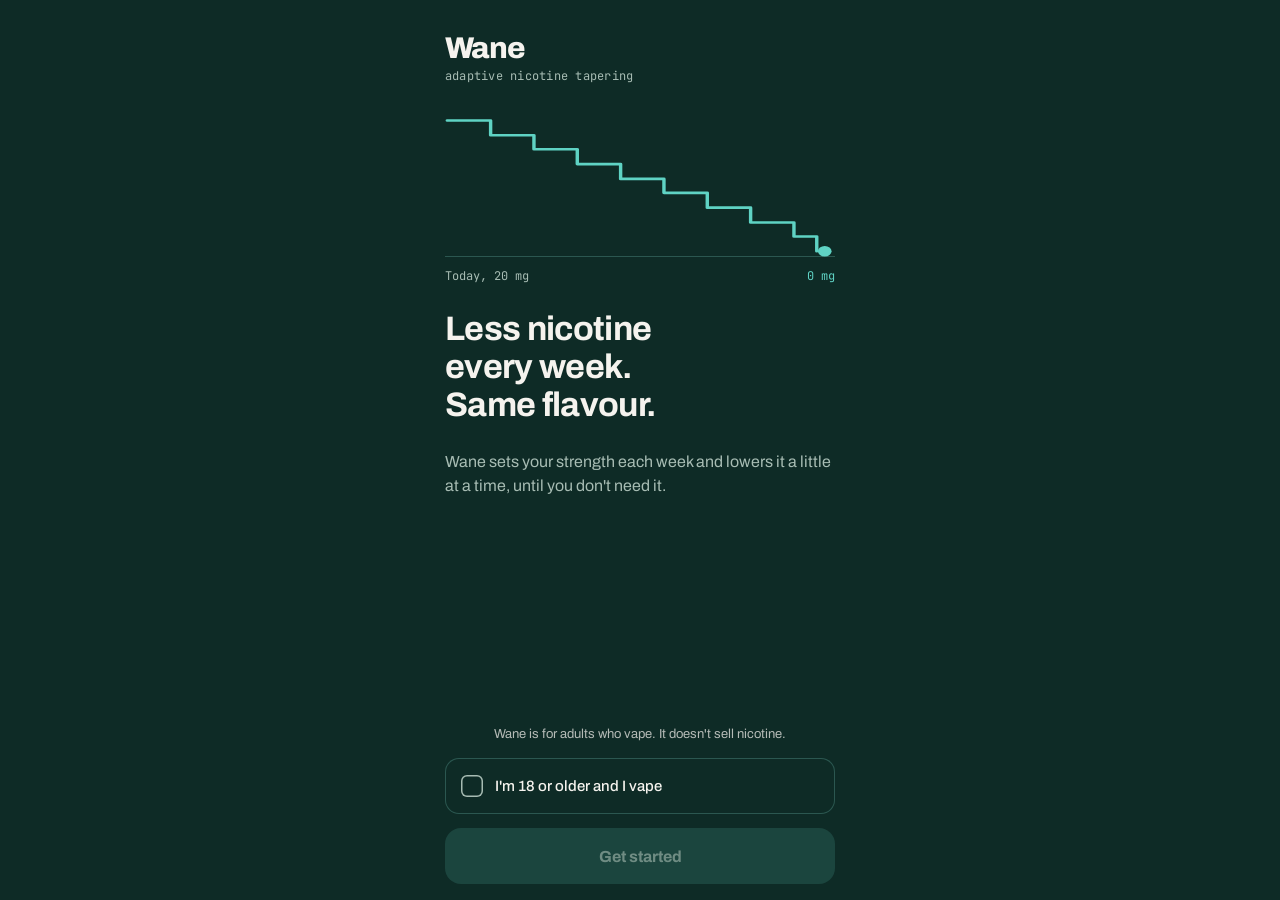
<file: app/index.html>
<!doctype html>
<html lang="en">
  <head>
    <meta charset="UTF-8" />
    <link rel="icon" type="image/svg+xml" href="./favicon.svg" />
    <link rel="manifest" href="./manifest.webmanifest" />
    <link rel="apple-touch-icon" href="./apple-touch-icon.png" />
    <meta name="description" content="Wane lowers your nicotine a little every week, from how you actually vape." />
    <meta name="viewport" content="width=device-width, initial-scale=1.0, viewport-fit=cover" />
    <meta name="theme-color" content="#0E2B26" />
    <meta name="apple-mobile-web-app-capable" content="yes" />
    <meta name="apple-mobile-web-app-status-bar-style" content="black-translucent" />
    <meta name="apple-mobile-web-app-title" content="Wane" />
    <!-- theme before first paint, so Light never flashes dark; iPhone reads the status bar style only at launch, so Light gets dark status bar text from the next launch -->
    <script>try{var c=localStorage.getItem('wane.theme'),t=c==='auto'?(matchMedia('(prefers-color-scheme: light)').matches?'light':'pine'):c;if(t==='light'||t==='night'){document.documentElement.dataset.theme=t;document.querySelector('meta[name="theme-color"]').content=t==='light'?'#eef3f0':'#0b0e0d'}if(t==='light')document.querySelector('meta[name="apple-mobile-web-app-status-bar-style"]').content='default'}catch(e){}</script>
    <title>Wane</title>
    <script type="module" crossorigin src="./assets/index-DzU0a_hb.js"></script>
    <link rel="stylesheet" crossorigin href="./assets/index-CUtDVJuO.css">
  </head>
  <body>
    <div id="root"></div>
  </body>
</html>
</file>
<file: app/assets/index-CUtDVJuO.css>
@font-face{font-family:Archivo;font-style:normal;font-display:swap;font-weight:400;src:url(./archivo-vietnamese-400-normal-BF4g3tCF.woff2)format("woff2"),url(./archivo-vietnamese-400-normal-FGOLYM1a.woff)format("woff");unicode-range:U+102-103,U+110-111,U+128-129,U+168-169,U+1A0-1A1,U+1AF-1B0,U+300-301,U+303-304,U+308-309,U+323,U+329,U+1EA0-1EF9,U+20AB}@font-face{font-family:Archivo;font-style:normal;font-display:swap;font-weight:400;src:url(./archivo-latin-ext-400-normal-B5tPZzqW.woff2)format("woff2"),url(./archivo-latin-ext-400-normal-DrmqtLj6.woff)format("woff");unicode-range:U+100-2BA,U+2BD-2C5,U+2C7-2CC,U+2CE-2D7,U+2DD-2FF,U+304,U+308,U+329,U+1D00-1DBF,U+1E00-1E9F,U+1EF2-1EFF,U+2020,U+20A0-20AB,U+20AD-20C0,U+2113,U+2C60-2C7F,U+A720-A7FF}@font-face{font-family:Archivo;font-style:normal;font-display:swap;font-weight:400;src:url(./archivo-latin-400-normal-C81ewxNO.woff2)format("woff2"),url(./archivo-latin-400-normal-Bl602Mgc.woff)format("woff");unicode-range:U+??,U+131,U+152-153,U+2BB-2BC,U+2C6,U+2DA,U+2DC,U+304,U+308,U+329,U+2000-206F,U+20AC,U+2122,U+2191,U+2193,U+2212,U+2215,U+FEFF,U+FFFD}@font-face{font-family:Archivo;font-style:normal;font-display:swap;font-weight:500;src:url(./archivo-vietnamese-500-normal-k0drYPZA.woff2)format("woff2"),url(./archivo-vietnamese-500-normal-7W3lD2kQ.woff)format("woff");unicode-range:U+102-103,U+110-111,U+128-129,U+168-169,U+1A0-1A1,U+1AF-1B0,U+300-301,U+303-304,U+308-309,U+323,U+329,U+1EA0-1EF9,U+20AB}@font-face{font-family:Archivo;font-style:normal;font-display:swap;font-weight:500;src:url(./archivo-latin-ext-500-normal-RFhg4CpD.woff2)format("woff2"),url(./archivo-latin-ext-500-normal-D7mXw3Kz.woff)format("woff");unicode-range:U+100-2BA,U+2BD-2C5,U+2C7-2CC,U+2CE-2D7,U+2DD-2FF,U+304,U+308,U+329,U+1D00-1DBF,U+1E00-1E9F,U+1EF2-1EFF,U+2020,U+20A0-20AB,U+20AD-20C0,U+2113,U+2C60-2C7F,U+A720-A7FF}@font-face{font-family:Archivo;font-style:normal;font-display:swap;font-weight:500;src:url(./archivo-latin-500-normal-CGugC8dq.woff2)format("woff2"),url(./archivo-latin-500-normal-pkzA7jw9.woff)format("woff");unicode-range:U+??,U+131,U+152-153,U+2BB-2BC,U+2C6,U+2DA,U+2DC,U+304,U+308,U+329,U+2000-206F,U+20AC,U+2122,U+2191,U+2193,U+2212,U+2215,U+FEFF,U+FFFD}@font-face{font-family:Archivo;font-style:normal;font-display:swap;font-weight:600;src:url(./archivo-vietnamese-600-normal-anCjMumA.woff2)format("woff2"),url(./archivo-vietnamese-600-normal-C8xBVdfP.woff)format("woff");unicode-range:U+102-103,U+110-111,U+128-129,U+168-169,U+1A0-1A1,U+1AF-1B0,U+300-301,U+303-304,U+308-309,U+323,U+329,U+1EA0-1EF9,U+20AB}@font-face{font-family:Archivo;font-style:normal;font-display:swap;font-weight:600;src:url(./archivo-latin-ext-600-normal-Dm61iqcg.woff2)format("woff2"),url(./archivo-latin-ext-600-normal-D7uErJuz.woff)format("woff");unicode-range:U+100-2BA,U+2BD-2C5,U+2C7-2CC,U+2CE-2D7,U+2DD-2FF,U+304,U+308,U+329,U+1D00-1DBF,U+1E00-1E9F,U+1EF2-1EFF,U+2020,U+20A0-20AB,U+20AD-20C0,U+2113,U+2C60-2C7F,U+A720-A7FF}@font-face{font-family:Archivo;font-style:normal;font-display:swap;font-weight:600;src:url(./archivo-latin-600-normal-3BBy0ZsW.woff2)format("woff2"),url(./archivo-latin-600-normal-DwYieO8P.woff)format("woff");unicode-range:U+??,U+131,U+152-153,U+2BB-2BC,U+2C6,U+2DA,U+2DC,U+304,U+308,U+329,U+2000-206F,U+20AC,U+2122,U+2191,U+2193,U+2212,U+2215,U+FEFF,U+FFFD}@font-face{font-family:Archivo;font-style:normal;font-display:swap;font-weight:700;src:url(./archivo-vietnamese-700-normal-nuAQAQa7.woff2)format("woff2"),url(./archivo-vietnamese-700-normal-Bz2vkKqq.woff)format("woff");unicode-range:U+102-103,U+110-111,U+128-129,U+168-169,U+1A0-1A1,U+1AF-1B0,U+300-301,U+303-304,U+308-309,U+323,U+329,U+1EA0-1EF9,U+20AB}@font-face{font-family:Archivo;font-style:normal;font-display:swap;font-weight:700;src:url(./archivo-latin-ext-700-normal-DD_nkw6b.woff2)format("woff2"),url(./archivo-latin-ext-700-normal-CgyfnKjw.woff)format("woff");unicode-range:U+100-2BA,U+2BD-2C5,U+2C7-2CC,U+2CE-2D7,U+2DD-2FF,U+304,U+308,U+329,U+1D00-1DBF,U+1E00-1E9F,U+1EF2-1EFF,U+2020,U+20A0-20AB,U+20AD-20C0,U+2113,U+2C60-2C7F,U+A720-A7FF}@font-face{font-family:Archivo;font-style:normal;font-display:swap;font-weight:700;src:url(./archivo-latin-700-normal-D9cHMWGj.woff2)format("woff2"),url(./archivo-latin-700-normal-lT5TFe7H.woff)format("woff");unicode-range:U+??,U+131,U+152-153,U+2BB-2BC,U+2C6,U+2DA,U+2DC,U+304,U+308,U+329,U+2000-206F,U+20AC,U+2122,U+2191,U+2193,U+2212,U+2215,U+FEFF,U+FFFD}@font-face{font-family:Archivo;font-style:normal;font-display:swap;font-weight:800;src:url(./archivo-vietnamese-800-normal-DHDgv4cm.woff2)format("woff2"),url(./archivo-vietnamese-800-normal-BKe5Z8rz.woff)format("woff");unicode-range:U+102-103,U+110-111,U+128-129,U+168-169,U+1A0-1A1,U+1AF-1B0,U+300-301,U+303-304,U+308-309,U+323,U+329,U+1EA0-1EF9,U+20AB}@font-face{font-family:Archivo;font-style:normal;font-display:swap;font-weight:800;src:url(./archivo-latin-ext-800-normal-BC6piDwP.woff2)format("woff2"),url(./archivo-latin-ext-800-normal-B9NTbsU1.woff)format("woff");unicode-range:U+100-2BA,U+2BD-2C5,U+2C7-2CC,U+2CE-2D7,U+2DD-2FF,U+304,U+308,U+329,U+1D00-1DBF,U+1E00-1E9F,U+1EF2-1EFF,U+2020,U+20A0-20AB,U+20AD-20C0,U+2113,U+2C60-2C7F,U+A720-A7FF}@font-face{font-family:Archivo;font-style:normal;font-display:swap;font-weight:800;src:url(./archivo-latin-800-normal-cB6v3kRN.woff2)format("woff2"),url(./archivo-latin-800-normal-DZa_k145.woff)format("woff");unicode-range:U+??,U+131,U+152-153,U+2BB-2BC,U+2C6,U+2DA,U+2DC,U+304,U+308,U+329,U+2000-206F,U+20AC,U+2122,U+2191,U+2193,U+2212,U+2215,U+FEFF,U+FFFD}@font-face{font-family:JetBrains Mono;font-style:normal;font-display:swap;font-weight:400;src:url([data-uri])format("woff2"),url([data-uri])format("woff");unicode-range:U+460-52F,U+1C80-1C8A,U+20B4,U+2DE0-2DFF,U+A640-A69F,U+FE2E-FE2F}@font-face{font-family:JetBrains Mono;font-style:normal;font-display:swap;font-weight:400;src:url(./jetbrains-mono-cyrillic-400-normal-BEIGL1Tu.woff2)format("woff2"),url(./jetbrains-mono-cyrillic-400-normal-ugxPyKxw.woff)format("woff");unicode-range:U+301,U+400-45F,U+490-491,U+4B0-4B1,U+2116}@font-face{font-family:JetBrains Mono;font-style:normal;font-display:swap;font-weight:400;src:url(./jetbrains-mono-greek-400-normal-C190GLew.woff2)format("woff2"),url(./jetbrains-mono-greek-400-normal-B9oWc5Lo.woff)format("woff");unicode-range:U+370-377,U+37A-37F,U+384-38A,U+38C,U+38E-3A1,U+3A3-3FF}@font-face{font-family:JetBrains Mono;font-style:normal;font-display:swap;font-weight:400;src:url([data-uri])format("woff2"),url(./jetbrains-mono-vietnamese-400-normal-CqNFfHCs.woff)format("woff");unicode-range:U+102-103,U+110-111,U+128-129,U+168-169,U+1A0-1A1,U+1AF-1B0,U+300-301,U+303-304,U+308-309,U+323,U+329,U+1EA0-1EF9,U+20AB}@font-face{font-family:JetBrains Mono;font-style:normal;font-display:swap;font-weight:400;src:url(./jetbrains-mono-latin-ext-400-normal-Bc8Ftmh3.woff2)format("woff2"),url(./jetbrains-mono-latin-ext-400-normal-fXTG6kC5.woff)format("woff");unicode-range:U+100-2BA,U+2BD-2C5,U+2C7-2CC,U+2CE-2D7,U+2DD-2FF,U+304,U+308,U+329,U+1D00-1DBF,U+1E00-1E9F,U+1EF2-1EFF,U+2020,U+20A0-20AB,U+20AD-20C0,U+2113,U+2C60-2C7F,U+A720-A7FF}@font-face{font-family:JetBrains Mono;font-style:normal;font-display:swap;font-weight:400;src:url(./jetbrains-mono-latin-400-normal-V6pRDFza.woff2)format("woff2"),url(./jetbrains-mono-latin-400-normal-6-qcROiO.woff)format("woff");unicode-range:U+??,U+131,U+152-153,U+2BB-2BC,U+2C6,U+2DA,U+2DC,U+304,U+308,U+329,U+2000-206F,U+20AC,U+2122,U+2191,U+2193,U+2212,U+2215,U+FEFF,U+FFFD}@font-face{font-family:JetBrains Mono;font-style:normal;font-display:swap;font-weight:500;src:url([data-uri])format("woff2"),url([data-uri])format("woff");unicode-range:U+460-52F,U+1C80-1C8A,U+20B4,U+2DE0-2DFF,U+A640-A69F,U+FE2E-FE2F}@font-face{font-family:JetBrains Mono;font-style:normal;font-display:swap;font-weight:500;src:url(./jetbrains-mono-cyrillic-500-normal-DmUKJPL_.woff2)format("woff2"),url(./jetbrains-mono-cyrillic-500-normal-DJqRU3vO.woff)format("woff");unicode-range:U+301,U+400-45F,U+490-491,U+4B0-4B1,U+2116}@font-face{font-family:JetBrains Mono;font-style:normal;font-display:swap;font-weight:500;src:url(./jetbrains-mono-greek-500-normal-JpySY46c.woff2)format("woff2"),url(./jetbrains-mono-greek-500-normal-D7SFKleX.woff)format("woff");unicode-range:U+370-377,U+37A-37F,U+384-38A,U+38C,U+38E-3A1,U+3A3-3FF}@font-face{font-family:JetBrains Mono;font-style:normal;font-display:swap;font-weight:500;src:url([data-uri])format("woff2"),url(./jetbrains-mono-vietnamese-500-normal-DNRqzVM1.woff)format("woff");unicode-range:U+102-103,U+110-111,U+128-129,U+168-169,U+1A0-1A1,U+1AF-1B0,U+300-301,U+303-304,U+308-309,U+323,U+329,U+1EA0-1EF9,U+20AB}@font-face{font-family:JetBrains Mono;font-style:normal;font-display:swap;font-weight:500;src:url(./jetbrains-mono-latin-ext-500-normal-Cut-4mMH.woff2)format("woff2"),url(./jetbrains-mono-latin-ext-500-normal-ckzbgY84.woff)format("woff");unicode-range:U+100-2BA,U+2BD-2C5,U+2C7-2CC,U+2CE-2D7,U+2DD-2FF,U+304,U+308,U+329,U+1D00-1DBF,U+1E00-1E9F,U+1EF2-1EFF,U+2020,U+20A0-20AB,U+20AD-20C0,U+2113,U+2C60-2C7F,U+A720-A7FF}@font-face{font-family:JetBrains Mono;font-style:normal;font-display:swap;font-weight:500;src:url(./jetbrains-mono-latin-500-normal-BWZEU5yA.woff2)format("woff2"),url(./jetbrains-mono-latin-500-normal-CJOVTJB7.woff)format("woff");unicode-range:U+??,U+131,U+152-153,U+2BB-2BC,U+2C6,U+2DA,U+2DC,U+304,U+308,U+329,U+2000-206F,U+20AC,U+2122,U+2191,U+2193,U+2212,U+2215,U+FEFF,U+FFFD}@font-face{font-family:JetBrains Mono;font-style:normal;font-display:swap;font-weight:700;src:url([data-uri])format("woff2"),url([data-uri])format("woff");unicode-range:U+460-52F,U+1C80-1C8A,U+20B4,U+2DE0-2DFF,U+A640-A69F,U+FE2E-FE2F}@font-face{font-family:JetBrains Mono;font-style:normal;font-display:swap;font-weight:700;src:url(./jetbrains-mono-cyrillic-700-normal-BWTpRfYl.woff2)format("woff2"),url(./jetbrains-mono-cyrillic-700-normal-CEoEElIJ.woff)format("woff");unicode-range:U+301,U+400-45F,U+490-491,U+4B0-4B1,U+2116}@font-face{font-family:JetBrains Mono;font-style:normal;font-display:swap;font-weight:700;src:url(./jetbrains-mono-greek-700-normal-C6CZE3T8.woff2)format("woff2"),url(./jetbrains-mono-greek-700-normal-DEigVDxa.woff)format("woff");unicode-range:U+370-377,U+37A-37F,U+384-38A,U+38C,U+38E-3A1,U+3A3-3FF}@font-face{font-family:JetBrains Mono;font-style:normal;font-display:swap;font-weight:700;src:url([data-uri])format("woff2"),url(./jetbrains-mono-vietnamese-700-normal-BDLVIk2r.woff)format("woff");unicode-range:U+102-103,U+110-111,U+128-129,U+168-169,U+1A0-1A1,U+1AF-1B0,U+300-301,U+303-304,U+308-309,U+323,U+329,U+1EA0-1EF9,U+20AB}@font-face{font-family:JetBrains Mono;font-style:normal;font-display:swap;font-weight:700;src:url(./jetbrains-mono-latin-ext-700-normal-CZipNAKV.woff2)format("woff2"),url(./jetbrains-mono-latin-ext-700-normal-CxPITLHs.woff)format("woff");unicode-range:U+100-2BA,U+2BD-2C5,U+2C7-2CC,U+2CE-2D7,U+2DD-2FF,U+304,U+308,U+329,U+1D00-1DBF,U+1E00-1E9F,U+1EF2-1EFF,U+2020,U+20A0-20AB,U+20AD-20C0,U+2113,U+2C60-2C7F,U+A720-A7FF}@font-face{font-family:JetBrains Mono;font-style:normal;font-display:swap;font-weight:700;src:url(./jetbrains-mono-latin-700-normal-BYuf6tUa.woff2)format("woff2"),url(./jetbrains-mono-latin-700-normal-D3wTyLJW.woff)format("woff");unicode-range:U+??,U+131,U+152-153,U+2BB-2BC,U+2C6,U+2DA,U+2DC,U+304,U+308,U+329,U+2000-206F,U+20AC,U+2122,U+2191,U+2193,U+2212,U+2215,U+FEFF,U+FFFD}:root,:root[data-theme=pine]{--bg-pine:#0e2b26;--bg-pine-deep:#0a211d;--surface-1:#143832;--surface-2:#1b453e;--line:#2b5750;--text-cream:#f5f3ee;--text-muted:#a7bcb3;--text-faint:#6f8c83;--accent-teal:#5fd3c4;--accent-teal-deep:#2e8f84;--accent-teal-soft:#16453f;--accent-teal-pale:#b5ece4;--accent-hold:#a9c1f0;--accent-hold-soft:#1d3650;--text-on-teal:#0a211d;--state-danger:#f5f3ee;--scrim:#0a211db8;--lightningcss-light: ;--lightningcss-dark:initial;color-scheme:dark}:root[data-theme=night]{--bg-pine:#0b0e0d;--bg-pine-deep:#060807;--surface-1:#151a19;--surface-2:#1d2422;--line:#2c3532;--text-cream:#f1f3f2;--text-muted:#a0aca8;--text-faint:#717d79;--accent-teal:#5fd3c4;--accent-teal-deep:#2e8f84;--accent-teal-soft:#11302c;--accent-teal-pale:#a9e3da;--accent-hold:#a9c1f0;--accent-hold-soft:#172338;--text-on-teal:#06201c;--state-danger:#f1f3f2;--scrim:#000000b8;--lightningcss-light: ;--lightningcss-dark:initial;color-scheme:dark}:root[data-theme=light]{--bg-pine:#eef3f0;--bg-pine-deep:#e1e9e5;--surface-1:#fff;--surface-2:#e4ece8;--line:#cfdcd6;--text-cream:#0e2b26;--text-muted:#4b645d;--text-faint:#6a7f79;--accent-teal:#0d7468;--accent-teal-deep:#4f9f94;--accent-teal-soft:#dcefeb;--accent-teal-pale:#9fd3ca;--accent-hold:#3a5d9c;--accent-hold-soft:#e6edf8;--text-on-teal:#fff;--state-danger:#0e2b26;--scrim:#0e2b2661;--lightningcss-light:initial;--lightningcss-dark: ;color-scheme:light}:root{--font-body:"Archivo", system-ui, sans-serif;--font-mono:"JetBrains Mono", ui-monospace, monospace;--ease-out:cubic-bezier(.23, 1, .32, 1);background:var(--bg-pine);color:var(--text-cream);font-family:var(--font-body);-webkit-font-smoothing:antialiased;-webkit-tap-highlight-color:transparent}*,:before,:after{box-sizing:border-box}html,body,#root{height:100%;margin:0}body{overscroll-behavior:none;overflow-x:clip}button{font:inherit;color:inherit}.app{max-width:430px;min-height:100dvh;padding:calc(env(safe-area-inset-top,0px) + 24px) 20px calc(env(safe-area-inset-bottom,0px) + 16px);flex-direction:column;margin:0 auto;display:flex;overflow-x:clip}.eyebrow{font:500 11px/1 var(--font-mono);letter-spacing:.08em;text-transform:uppercase;color:var(--accent-teal)}.muted{color:var(--text-muted)}@media (prefers-reduced-motion:reduce){*,:before,:after{transition-duration:.01ms!important;animation-duration:.01ms!important}}.review *,.review :before,.review :after{transition-duration:1ms!important;transition-delay:0s!important;animation-duration:1ms!important;animation-delay:0s!important}html{-webkit-text-size-adjust:100%;overscroll-behavior:none}button,a,[role=button]{touch-action:manipulation}button,[role=button]{-webkit-user-select:none;user-select:none}button:focus-visible,a:focus-visible,input:focus-visible,select:focus-visible{outline:2px solid var(--accent-teal);outline-offset:3px}input,textarea,select{font-size:16px}h3{margin:0}.btn{cursor:pointer;width:100%;min-height:56px;transition:transform .16s var(--ease-out), background-color .16s var(--ease-out), color .16s var(--ease-out);border:0;border-radius:16px;justify-content:center;align-items:center;gap:8px;padding:0 20px;font-size:16px;font-weight:700;display:inline-flex}.btn:active:not(:disabled){transform:scale(.97)}.btn:focus-visible{outline:2px solid var(--text-cream);outline-offset:2px}.btn-primary{background:var(--accent-teal);color:var(--text-on-teal)}.btn-soft{background:var(--surface-2);color:var(--text-cream)}.btn-outline{color:var(--text-cream);box-shadow:inset 0 0 0 1px var(--line);background:0 0}.btn-link{color:var(--accent-teal);background:0 0;min-height:44px;font-weight:600}.btn-danger{background:var(--state-danger);color:var(--text-on-teal)}.btn:disabled{background:var(--surface-2);color:var(--text-faint);cursor:default}.check-card{text-align:left;cursor:pointer;width:100%;min-height:56px;box-shadow:inset 0 0 0 1px var(--line);transition:background-color .2s var(--ease-out), box-shadow .2s var(--ease-out);background:0 0;border:0;border-radius:14px;align-items:center;gap:12px;padding:0 16px;font-size:15px;font-weight:500;display:flex}.check-card.on{background:var(--accent-teal-soft);box-shadow:inset 0 0 0 1px var(--accent-teal)}.check-card:focus-visible{outline:2px solid var(--text-cream);outline-offset:2px}.check-box{width:22px;height:22px;box-shadow:inset 0 0 0 1.5px var(--text-muted);color:var(--text-on-teal);transition:background-color .2s var(--ease-out), box-shadow .2s var(--ease-out);border-radius:6px;flex:none;place-items:center;display:grid}.check-card.on .check-box{background:var(--accent-teal);box-shadow:none}.screen{animation:screen-in .35s var(--ease-out) both;flex-direction:column;flex:1;gap:16px;display:flex}.nav-back .screen{animation-name:screen-in-back}@keyframes screen-in{0%{opacity:0;transform:translate(28px)}to{opacity:1;transform:none}}@keyframes screen-in-back{0%{opacity:0;transform:translate(-28px)}to{opacity:1;transform:none}}h1{letter-spacing:-.02em;text-wrap:balance;margin:0;font-size:34px;font-weight:700;line-height:38px}h2{letter-spacing:-.015em;margin:0;font-size:28px;font-weight:700;line-height:32px}p{margin:0}.welcome{justify-content:space-between;gap:24px}.welcome-top{flex-direction:column;gap:26px;padding-top:8px;display:flex}.wordmark{letter-spacing:-.02em;font-size:30px;font-weight:800}.tagline{font:400 12px var(--font-mono);letter-spacing:.02em;color:var(--text-muted);margin-top:4px}.staircase{margin:0}.staircase svg{width:100%;height:150px;display:block;overflow:visible}.staircase figcaption{font:400 12px var(--font-mono);justify-content:space-between;margin-top:8px;display:flex}.stair-line{stroke-dasharray:700;stroke-dashoffset:700px;animation:3.2s cubic-bezier(.45,0,.25,1) .3s forwards draw}.stair-dot{opacity:0;animation:pop .4s var(--ease-out) 3.4s forwards}@keyframes draw{to{stroke-dashoffset:0}}@keyframes pop{0%{opacity:0;transform-origin:333px 162px;transform:scale(.4)}to{opacity:1;transform-origin:333px 162px;transform:scale(1)}}.intro{color:var(--text-muted);font-size:16px;line-height:24px}.welcome-bottom{flex-direction:column;gap:14px;display:flex}.fineprint{font:400 13px/19px var(--font-body);color:color-mix(in srgb, var(--text-cream) 72%, transparent);text-align:center}.back{cursor:pointer;background:0 0;border:0;border-radius:22px;flex:none;place-items:center;width:44px;height:44px;margin-left:-10px;display:grid}.back:focus-visible,.chip:focus-visible,.segmented button:focus-visible,.switch:focus-visible{outline:2px solid var(--text-cream);outline-offset:2px}.setup-header{align-items:center;gap:8px;min-height:44px;display:flex}.progress{flex:1;gap:6px;display:flex}.progress span{background:var(--surface-2);height:4px;transition:background-color .4s var(--ease-out);border-radius:2px;flex:1}.progress span.on{background:var(--accent-teal)}.step{font:400 12px var(--font-mono);color:var(--text-muted)}.title{flex-direction:column;gap:8px;display:flex}.title p{font-size:15px;line-height:22px}.chips{flex-wrap:wrap;gap:10px 8px;display:flex}.chip{cursor:pointer;background:var(--surface-1);min-height:44px;box-shadow:inset 0 0 0 1px var(--line);color:var(--text-cream);transition:background-color .18s var(--ease-out), box-shadow .18s var(--ease-out), transform .16s var(--ease-out);border:0;border-radius:999px;align-items:center;gap:6px;padding:0 16px;font-size:14px;font-weight:500;display:inline-flex}.chip:active{transform:scale(.96)}.chip.on{background:var(--accent-teal-soft);box-shadow:inset 0 0 0 1px var(--accent-teal);color:var(--accent-teal);padding-left:13px}.segmented{background:var(--surface-1);min-height:44px;box-shadow:inset 0 0 0 1px var(--line);border-radius:12px;gap:3px;padding:3px;display:flex}.segmented button{cursor:pointer;transition:background-color .18s var(--ease-out), color .18s var(--ease-out);background:0 0;border:0;border-radius:9px;flex:1;padding:0 4px;font-size:13px;font-weight:500}.segmented button.on{background:var(--accent-teal-soft);color:var(--accent-teal);font-weight:600}.switch{cursor:pointer;background:0 0;border:0;border-radius:12px;flex:none;place-items:center;width:51px;height:44px;padding:0;display:grid}.switch-track{background:var(--surface-2);width:51px;height:31px;box-shadow:inset 0 0 0 1px var(--line);border-radius:16px;transition:background-color .18s;position:relative}.switch .knob{background:var(--text-muted);width:25px;height:25px;transition:transform .18s var(--ease-out);border-radius:50%;position:absolute;top:3px;left:3px}.switch.on .switch-track{background:var(--accent-teal)}.switch.on .knob{background:var(--text-on-teal);transform:translate(20px)}.card{background:var(--surface-1);border-radius:20px;flex-direction:column;gap:12px;padding:18px;display:flex}.list-card{background:var(--surface-1);border-radius:20px;padding:2px 16px}.setting-row{align-items:center;gap:14px;min-height:56px;padding:12px 0;display:flex}.list-card>*+*{border-top:1px solid var(--line)}.setting-row .text{flex:1}.row-title{font-size:15px;font-weight:600}.row-sub{color:var(--text-muted);margin-top:3px;font-size:13px;line-height:18px}.note{border-radius:16px;align-items:flex-start;gap:12px;padding:14px 16px;font-size:13.5px;line-height:19px;display:flex}.note svg{flex:none}.note-teal{background:var(--accent-teal-soft)}.note-teal svg{color:var(--accent-teal)}.note-amber{background:var(--accent-hold-soft)}.note-amber svg{color:var(--accent-hold)}.question{flex-direction:column;gap:10px;display:flex}.question h3{margin:0;font-size:17px;font-weight:600;line-height:23px}.helper{color:var(--text-muted);font-size:13.5px;line-height:20px}.progress span.part{background:linear-gradient(to right, var(--accent-teal) var(--fill), var(--surface-2) var(--fill))}.segmented button{min-width:0;min-height:44px}.setup{gap:20px}.actions{flex-direction:column;gap:4px;display:flex}.radio-list{flex-direction:column;gap:10px;display:flex}.radio-card{text-align:left;cursor:pointer;background:var(--surface-1);box-shadow:inset 0 0 0 1px var(--line);transition:background-color .18s var(--ease-out), box-shadow .18s var(--ease-out);border:0;border-radius:16px;align-items:center;gap:14px;padding:13px 16px;display:flex}.radio-card .row-title,.radio-card .row-sub{display:block}.radio-card.on{background:var(--accent-teal-soft);box-shadow:inset 0 0 0 1.5px var(--accent-teal)}.radio{width:22px;height:22px;box-shadow:inset 0 0 0 2px var(--text-muted);border-radius:50%;flex:none;place-items:center;display:grid}.radio-card.on .radio{box-shadow:inset 0 0 0 2px var(--accent-teal)}.radio-card.on .radio:after{content:"";background:var(--accent-teal);border-radius:50%;width:10px;height:10px}.strength-grid{grid-template-columns:repeat(3,1fr);gap:10px;display:grid}.strength{cursor:pointer;background:var(--surface-1);min-height:76px;box-shadow:inset 0 0 0 1px var(--line);transition:background-color .18s var(--ease-out), box-shadow .18s var(--ease-out);border:0;border-radius:16px;flex-direction:column;justify-content:center;align-items:center;gap:2px;display:flex}.strength.on{background:var(--accent-teal-soft);box-shadow:inset 0 0 0 1.5px var(--accent-teal);color:var(--accent-teal)}.strength-value{font:700 22px var(--font-mono)}.strength-word{font-size:15px;font-weight:600}.strength-unit{font:400 12px var(--font-mono);color:var(--text-muted)}.strength.on .strength-unit{color:var(--accent-teal)}.clip-art{background:var(--surface-1);border-radius:24px;flex:none;height:170px;position:relative;overflow:hidden}.clip-art .ring{border:1.5px solid var(--text-muted);transition:border-color .4s var(--ease-out);border-radius:50%;position:absolute;top:50%;left:50%;transform:translate(-50%,-50%)}.clip-art .r1{opacity:.12;width:224px;height:224px}.clip-art .r2{opacity:.22;width:164px;height:164px}.clip-art .r3{opacity:.4;width:108px;height:108px}.clip-art:not(.found) .ring{animation:pulse 1.6s var(--ease-out) infinite}.clip-art .r2{animation-delay:.2s!important}.clip-art .r1{animation-delay:.4s!important}@keyframes pulse{0%{transform:translate(-50%,-50%)scale(.92)}60%{transform:translate(-50%,-50%)scale(1)}to{transform:translate(-50%,-50%)scale(.92)}}.clip-art.found .ring{border-color:var(--accent-teal)}.clip-art .pod{background:var(--text-muted);border-radius:20px;width:54px;height:120px;position:absolute;top:32px;left:calc(50% - 27px)}.clip-art .window{background:#0e2b268c;border-radius:8px;width:24px;height:40px;position:absolute;top:22px;left:15px}.clip-art .mouthpiece{background:var(--text-faint);border-radius:6px;width:26px;height:16px;position:absolute;top:20px;left:calc(50% - 13px)}.clip-art .clip{background:var(--accent-teal);border-radius:8px;width:20px;height:52px;position:absolute;top:48px;left:calc(50% + 20px)}.clip-art .led{background:var(--text-on-teal);border-radius:50%;width:6px;height:6px;position:absolute;top:10px;left:7px}.clip-art:not(.found) .led{animation:1s steps(2,end) infinite blink}@keyframes blink{50%{opacity:.2}}.steps{flex-direction:column;gap:12px;margin:0;padding:0;list-style:none;display:flex}.steps li{align-items:flex-start;gap:12px;font-size:15px;line-height:21px;transition:color .3s;display:flex}.steps li.done{color:var(--text-muted)}.steps .num{background:var(--surface-2);width:26px;height:26px;font:500 12px var(--font-mono);transition:background-color .3s var(--ease-out);border-radius:13px;flex:none;place-items:center;display:grid}.steps li.done .num{background:var(--accent-teal);color:var(--text-on-teal)}.status{background:var(--surface-1);box-shadow:inset 0 0 0 1px var(--line);transition:background-color .3s var(--ease-out), box-shadow .3s var(--ease-out);border-radius:16px;align-items:center;gap:14px;padding:14px 16px;display:flex}.status.found{background:var(--accent-teal-soft);box-shadow:inset 0 0 0 1px var(--accent-teal)}.status .row-title{display:block}.status-sub{font:400 12px var(--font-mono);color:var(--text-muted);margin-top:2px;display:block}.spinner{border:3px solid var(--surface-2);border-top-color:var(--accent-teal);border-radius:50%;flex:none;width:24px;height:24px;animation:.9s linear infinite spin}@keyframes spin{to{transform:rotate(360deg)}}.status-ok{background:var(--accent-teal);width:24px;height:24px;color:var(--text-on-teal);animation:pop-in .3s var(--ease-out);border-radius:12px;flex:none;place-items:center;display:grid}@keyframes pop-in{0%{opacity:0;transform:scale(.4)}to{opacity:1;transform:none}}.days{justify-content:space-between;display:flex}.days button{cursor:pointer;width:44px;height:44px;font:500 13px var(--font-mono);background:var(--surface-1);box-shadow:inset 0 0 0 1px var(--line);transition:background-color .18s var(--ease-out), color .18s var(--ease-out);border:0;border-radius:22px}.days button.on{background:var(--accent-teal);color:var(--text-on-teal);box-shadow:none;font-weight:700}.time-row input{font:500 15px var(--font-mono);color:var(--text-cream);background:var(--surface-2);--lightningcss-light: ;--lightningcss-dark:initial;color-scheme:dark;border:0;border-radius:10px;padding:8px 12px}.stats{grid-template-columns:repeat(3,1fr);gap:10px;display:grid}.stat{background:var(--surface-1);border-radius:18px;flex-direction:column;gap:2px;min-height:80px;padding:14px 12px 12px 14px;display:flex}.stat b{font:700 22px var(--font-mono);letter-spacing:-.04em}.stat span{color:var(--text-muted);font-size:12px;line-height:16px}.timeline{background:var(--surface-1);border-radius:24px;margin:0;padding:18px 18px 4px;list-style:none}.timeline li{flex-direction:column;gap:3px;padding:0 0 14px 28px;display:flex;position:relative}.timeline li:before{content:"";background:var(--surface-2);width:12px;height:12px;box-shadow:inset 0 0 0 1.5px var(--text-muted);border-radius:50%;position:absolute;top:3px;left:1px}.timeline li:not(:last-child):after{content:"";background:var(--line);width:2px;position:absolute;top:19px;bottom:0;left:6px}.timeline li.now:before{background:var(--accent-teal);box-shadow:none}.timeline .when{font:500 11px var(--font-mono);letter-spacing:.06em;text-transform:uppercase;color:var(--text-muted)}.timeline li.now .when{color:var(--accent-teal)}.timeline .what{font-size:16px;font-weight:600}.timeline .how{color:var(--text-muted);font-size:13.5px;line-height:19px}.q-progress{background:var(--surface-2);border-radius:2px;height:3px;margin-top:-8px;overflow:hidden}.q-progress span{background:var(--accent-teal-deep);height:100%;transition:width .35s var(--ease-out);display:block}.q-back{animation-name:screen-in-back}.answers{flex-direction:column;gap:10px;display:flex}.answer{text-align:left;cursor:pointer;background:var(--surface-1);min-height:58px;box-shadow:inset 0 0 0 1px var(--line);transition:background-color .16s var(--ease-out), box-shadow .16s var(--ease-out), transform .14s var(--ease-out);border:0;border-radius:16px;justify-content:space-between;align-items:center;padding:0 18px;font-size:16px;font-weight:500;display:flex}.answer:active{transform:scale(.98)}.answer.on{background:var(--accent-teal-soft);box-shadow:inset 0 0 0 1.5px var(--accent-teal);color:var(--accent-teal)}.answer:focus-visible{outline:2px solid var(--text-cream);outline-offset:2px}.stop-icon{background:var(--accent-teal-soft);width:64px;height:64px;color:var(--accent-teal);border-radius:32px;place-items:center;margin-top:12px;display:grid}.stop-icon.amber{background:var(--accent-hold-soft);color:var(--accent-hold)}.what-changes{flex-direction:column;gap:10px;display:flex}.dot-item.later{color:var(--text-muted)}.dot-item.later i{background:var(--text-faint)}.answer{justify-content:flex-start;gap:14px}.radio-dot{width:20px;height:20px;box-shadow:inset 0 0 0 2px var(--text-muted);border-radius:50%;flex:none}.answer.on .radio-dot{box-shadow:inset 0 0 0 2px var(--accent-teal), inset 0 0 0 6px var(--bg-pine), inset 0 0 0 10px var(--accent-teal)}.lead-text{color:var(--text-cream);font-size:15px;line-height:22px}.setup-question{flex:none;gap:24px;padding-top:clamp(0px,3svh,28px)}.setup-question .setup-header{margin-bottom:12px}.setup-context{color:var(--text-muted);margin-top:12px;font-size:13px;line-height:20px}.setup-question .answers{gap:12px}.setup-question .answer{min-height:64px}.setup>div[style*="flex: 1"]{flex:0 0 20px!important}.setup{padding-bottom:16px}.clip-art .clip{border-radius:8px 8px 14px 14px;width:60px;height:28px;top:128px;left:calc(50% - 30px)}.clip-art .led{top:11px;left:27px}.time-row input{min-width:0;min-height:44px;font-size:16px}.days{grid-template-columns:repeat(7,minmax(0,1fr));gap:2px;display:grid}.days button{width:100%;min-width:44px}.stat{min-width:0;padding:14px 10px}.stat b{font-size:20px}.name-form{display:flex}.text-input{border:1px solid var(--line);background:var(--surface-1);width:100%;min-height:56px;color:var(--text-cream);font:500 18px var(--font-body);border-radius:16px;padding:0 18px}.text-input::placeholder{color:var(--text-faint)}.text-input:focus{border-color:var(--accent-teal);box-shadow:0 0 0 3px var(--accent-teal-soft);outline:none}.main-shell{flex-direction:column;flex:1;min-height:0;display:flex}.tab-screen{gap:14px;padding-bottom:96px;animation:none}.tab-header{justify-content:space-between;align-items:center;gap:12px;min-height:44px;padding-top:4px;display:flex}.tab-header .eyebrow{margin-bottom:6px}.tab-title{letter-spacing:-.02em;margin:0;font-size:30px;font-weight:700;line-height:34px}.muted-eyebrow{color:var(--text-muted)}.small{font-size:12.5px;line-height:18px}.center{text-align:center}button.card{text-align:left;cursor:pointer;transition:transform .16s var(--ease-out), background-color .16s var(--ease-out);border:0}button.card:active{background:var(--surface-2);transform:scale(.985)}.card-top{align-items:center;gap:8px;display:flex}.card-top .row-title{flex:1}.tag{font:500 12px var(--font-mono);color:var(--accent-teal);background:var(--accent-teal-soft);border-radius:999px;padding:5px 10px}.big-row{align-items:baseline;gap:8px;display:flex}.big{font:700 34px var(--font-mono);letter-spacing:-.06em}.mid{font:700 26px var(--font-mono);letter-spacing:-.05em}.value{align-items:baseline;gap:6px;display:flex}.value b{font:700 40px var(--font-mono);letter-spacing:-.07em}.value b.mid{font-size:26px}.value b.small-value{letter-spacing:0;font-size:17px}.unit{font:400 13px var(--font-mono);color:var(--text-muted)}.pill{background:var(--surface-1);box-shadow:inset 0 0 0 1px var(--line);font:500 12px var(--font-mono);border-radius:999px;align-items:center;gap:8px;padding:8px 12px;display:inline-flex}.dot{background:var(--accent-teal);border-radius:50%;width:8px;height:8px}.hero{align-items:center;gap:18px;flex-direction:row!important}.hero-text{flex-direction:column;flex:1;gap:6px;display:flex}.change{color:var(--accent-teal);align-items:center;gap:6px;font-size:13px;display:inline-flex}.ring{flex:none;width:112px;height:112px;position:relative}.ring svg{width:100%;height:100%}.ring-label{text-align:center;place-content:center;display:grid;position:absolute;inset:0}.ring-label b{font:700 30px var(--font-mono);letter-spacing:-.06em}.ring-label span{font:400 11px var(--font-mono);color:var(--text-muted)}.link-row{min-height:56px;box-shadow:inset 0 0 0 1px var(--line);cursor:pointer;text-align:left;background:0 0;border:0;border-radius:16px;align-items:center;gap:12px;padding:0 16px;font-size:15px;font-weight:500;display:flex}.link-row span{flex:1}.chart{width:100%;height:auto;display:block;overflow:visible}.chart .axis{font:400 11px var(--font-mono);fill:var(--text-muted)}.bar-done{fill:var(--accent-teal-deep)}.bar-held{fill:var(--accent-hold)}.bar-now{fill:var(--accent-teal)}.bar-coming{fill:none;stroke:var(--text-muted);stroke-opacity:.8}.bar-empty{fill:none;stroke:var(--line);stroke-dasharray:3 3}.bar-busiest{fill:var(--accent-teal-deep);stroke:var(--text-cream);stroke-width:2px}.bar-label{font:500 11px var(--font-mono);fill:var(--text-on-teal);text-anchor:middle}.busiest-label{font:500 11px var(--font-mono);fill:var(--text-cream);text-anchor:middle}.chart .day{font:400 11px var(--font-mono);fill:var(--text-muted);text-anchor:middle}.chart .day.today{fill:var(--accent-teal);font-weight:500}.usual{stroke:var(--text-muted);stroke-opacity:.7;stroke-dasharray:4 4}.legend{font:400 11px var(--font-mono);color:var(--text-muted);flex-wrap:wrap;gap:8px 14px;display:flex}.legend span{align-items:center;gap:6px;display:inline-flex}.sw{border-radius:2px;width:10px;height:10px;display:inline-block}.sw.done{background:var(--accent-teal-deep)}.sw.held{background:var(--accent-hold)}.sw.now{background:var(--accent-teal)}.sw.coming{box-shadow:inset 0 0 0 1px var(--text-muted)}.plan-row{justify-content:space-between;align-items:center;min-height:52px;display:flex}.tod-bar{border-radius:5px;gap:2px;height:10px;display:flex;overflow:hidden}.tod-labels{font:400 11px var(--font-mono);color:var(--text-muted);grid-template-columns:repeat(4,1fr);gap:6px;display:grid}.tod-labels span{flex-direction:column;gap:2px;display:flex}.tod-labels b{color:var(--text-cream);font-size:13px}.tod-labels i{border-radius:2px;width:8px;height:8px}.tool{background:var(--surface-1);cursor:pointer;text-align:left;transition:transform .16s var(--ease-out);border:0;border-radius:16px;align-items:center;gap:14px;padding:12px 16px 12px 12px;display:flex}.tool:active{transform:scale(.985)}.tool-main{background:var(--accent-teal-soft);box-shadow:inset 0 0 0 1px color-mix(in srgb, var(--accent-teal) 50%, transparent);padding:16px}.tool-icon{background:var(--surface-2);width:40px;height:40px;color:var(--accent-teal);border-radius:12px;flex:none;place-items:center;display:grid}.tool-icon.main{background:var(--accent-teal);width:52px;height:52px;color:var(--text-on-teal);border-radius:26px}.tool-icon.amber{color:var(--accent-hold)}.tool-text{flex-direction:column;flex:1;gap:2px;display:flex}.text-button{color:var(--text-muted);cursor:pointer;background:0 0;border:0;min-height:44px;font-size:13px;text-decoration:underline}.tabbar{z-index:10;padding:8px max(12px, calc((100vw - 430px) / 2 + 12px)) calc(env(safe-area-inset-bottom,0px) + 8px);background:var(--bg-pine-deep);border-top:1px solid var(--line);justify-content:center;gap:0;display:flex;position:fixed;bottom:0;left:0;right:0}.tabbar button{cursor:pointer;max-width:110px;min-height:50px;color:var(--text-muted);font:400 11px var(--font-mono);letter-spacing:.02em;background:0 0;border:0;flex-direction:column;flex:1;justify-content:center;align-items:center;gap:3px;display:flex}.tabbar button.on{color:var(--accent-teal);font-weight:500}.breathing{gap:12px}.stage{place-items:center;height:320px;display:grid;position:relative}.circle{will-change:transform;border-radius:50%;position:absolute}.circle.outer{background:color-mix(in srgb, var(--accent-teal) 10%, transparent);width:300px;height:300px}.circle.mid{background:color-mix(in srgb, var(--accent-teal) 18%, transparent);width:236px;height:236px}.circle.core{background:var(--accent-teal-deep);width:172px;height:172px}.count{font:700 52px var(--font-mono);letter-spacing:-.06em;font-variant-numeric:tabular-nums;position:relative}.phase{text-align:center;letter-spacing:-.02em;font-size:26px;font-weight:700}.seconds{justify-content:center;gap:10px;display:flex}.sec{width:12px;height:12px;box-shadow:inset 0 0 0 1px color-mix(in srgb, var(--text-muted) 60%, transparent);border-radius:50%;place-items:center;display:grid;overflow:hidden}.sec i{background:var(--accent-teal);border-radius:50%;width:12px;height:12px}.timer{width:200px;height:200px;margin:4px auto;position:relative}.timer svg{width:100%;height:100%}.timer-label{text-align:center;place-content:center;display:grid;position:absolute;inset:0}.timer-label b{font:700 44px var(--font-mono);letter-spacing:-.07em;font-variant-numeric:tabular-nums}.timer-label span{font:400 12px var(--font-mono);color:var(--text-muted)}.tip-row{text-align:left;cursor:pointer;background:0 0;border:0;align-items:center;gap:12px;width:100%;min-height:48px;font-size:14.5px;display:flex}.tip-row.on{color:var(--text-muted)}.tip-row .check-box{width:22px;height:22px;box-shadow:inset 0 0 0 1.5px var(--text-muted);color:var(--text-on-teal);border-radius:6px;flex:none;place-items:center;display:grid}.tip-row.on .check-box{background:var(--accent-teal);box-shadow:none}.result{justify-content:space-between}.result-middle{text-align:center;flex-direction:column;flex:1;justify-content:center;align-items:center;gap:16px;display:flex}.badge{background:var(--accent-teal-soft);width:96px;height:96px;animation:pop-in .4s var(--ease-out);border-radius:48px;place-items:center;display:grid}.badge span{background:var(--accent-teal);width:64px;height:64px;color:var(--text-on-teal);border-radius:32px;place-items:center;display:grid}.sheet-layer{z-index:30;flex-direction:column;justify-content:flex-end;display:flex;position:fixed;inset:0}.scrim{background:var(--scrim);animation:fade-in .22s var(--ease-out);cursor:default;border:0;position:absolute;inset:0}.sheet{background:var(--surface-1);width:100%;max-width:430px;padding:10px 24px calc(env(safe-area-inset-bottom,0px) + 24px);animation:sheet-up .34s var(--ease-out);border-radius:28px 28px 0 0;flex-direction:column;align-items:center;gap:16px;margin:0 auto;display:flex;position:relative}@keyframes sheet-up{0%{transform:translateY(100%)}to{transform:none}}@keyframes fade-in{0%{opacity:0}to{opacity:1}}.grabber{background:var(--text-faint);border-radius:3px;width:40px;height:5px}.sheet h2{font-size:24px;line-height:29px}.sheet .actions,.sheet .list-card{width:100%}.sheet-icon{border-radius:26px;place-items:center;width:52px;height:52px;display:grid}.sheet-icon.amber{background:var(--accent-hold-soft);color:var(--accent-hold)}.list-card.inset{background:var(--bg-pine)}.change-val{font-family:var(--font-mono);flex-direction:column;align-items:flex-end;gap:2px;display:flex}.change-val b{font-size:14px}.mono{font-family:var(--font-mono);font-size:14px}.badge.amber{background:var(--accent-hold-soft)}.badge.amber span{background:var(--accent-hold)}.list-card.full,.card.full{width:100%}.card.left{text-align:left}.dot-item{gap:12px;font-size:14px;line-height:20px;display:flex}.dot-item i{background:var(--accent-teal);border-radius:50%;flex:none;width:6px;height:6px;margin-top:7px}.slip{gap:16px}.chip.single.on{background:var(--accent-teal);color:var(--text-on-teal);box-shadow:none;padding-left:16px;font-weight:600}.support-row{padding:14px 0}.amber-card{background:var(--accent-hold-soft)}a.btn{min-height:48px;text-decoration:none}.scale{grid-template-columns:repeat(5,1fr);gap:8px;display:grid}.scale button{background:var(--surface-2);min-height:48px;box-shadow:inset 0 0 0 1px var(--line);font:500 16px var(--font-mono);cursor:pointer;border:0;border-radius:14px}.scale button.on{background:var(--accent-teal);color:var(--text-on-teal);box-shadow:none;font-weight:700}.scale-ends{font:400 12px var(--font-mono);color:var(--text-muted);justify-content:space-between;display:flex}.compare{color:var(--accent-teal);justify-content:space-around;align-items:center;display:flex}.compare div{color:var(--text-cream);flex-direction:column;align-items:center;gap:4px;display:flex}.compare b{font:700 44px var(--font-mono);letter-spacing:-.06em}.compare span{font:400 12px var(--font-mono);color:var(--text-muted)}.play{gap:12px}.play-hud{grid-template-columns:44px 1fr 44px;align-items:center;display:grid}.play-timer{flex-direction:column;align-items:center;gap:8px;display:flex}.play-timer b{font:700 24px var(--font-mono);letter-spacing:-.06em;font-variant-numeric:tabular-nums}.play-timer span{background:var(--surface-2);border-radius:2px;width:140px;height:4px;overflow:hidden}.play-timer i{background:var(--accent-teal);transform-origin:0;height:100%;display:block}.play-field{flex:1;grid-template-columns:minmax(0,1fr) auto;gap:12px;min-height:0;display:grid}.board-wrap{place-items:center;min-width:0;min-height:0;display:grid;position:relative;overflow:hidden}.board-wrap canvas{width:0;height:0}.board{background:var(--bg-pine-deep);box-shadow:inset 0 0 0 1px var(--line);touch-action:none;border-radius:14px}.play-side{flex-direction:column;gap:10px;width:78px;display:flex}.side-box{background:var(--surface-1);font:500 11px var(--font-mono);color:var(--text-muted);text-transform:uppercase;letter-spacing:.06em;border-radius:14px;flex-direction:column;align-items:center;gap:6px;padding:10px;display:flex}.side-box b{font:700 20px var(--font-mono);color:var(--text-cream)}.controls{grid-template-columns:repeat(4,1fr);gap:8px;display:grid}.controls button{background:var(--surface-2);cursor:pointer;touch-action:manipulation;-webkit-user-select:none;user-select:none;border:0;border-radius:16px;place-items:center;min-height:58px;transition:background-color .12s;display:grid}.controls button:active{background:var(--accent-teal-soft)}.controls button.drop{background:var(--accent-teal-deep)}.toast{background:var(--surface-1);pointer-events:none;border-radius:14px;padding:10px 16px;font-weight:600;position:absolute;top:40%;left:50%;transform:translate(-50%,-50%)}.paused{background:var(--scrim);border-radius:14px;place-items:center;display:grid;position:absolute;inset:0}.recipe{gap:16px}.mix{align-items:center;gap:24px;display:flex}.bottle{flex:none;width:56px;height:104px;position:relative}.bottle .cap{background:var(--text-faint);border-radius:4px;width:24px;height:15px;position:absolute;top:0;left:16px}.bottle .glass{width:56px;height:90px;box-shadow:inset 0 0 0 1.5px color-mix(in srgb, var(--text-cream) 70%, transparent);background:color-mix(in srgb, var(--text-cream) 18%, transparent);border-radius:13px;align-items:flex-end;display:flex;position:absolute;top:14px;left:0;overflow:hidden}.bottle .shot{background:var(--accent-teal);width:100%;transition:height .5s var(--ease-out)}.amounts{flex-direction:column;flex:1;gap:14px;display:flex}.amount{align-items:flex-start;gap:10px;display:flex}.amount i{border-radius:3px;flex:none;width:12px;height:12px;margin-top:6px}.sw-flavour{background:color-mix(in srgb, var(--text-cream) 35%, transparent)}.sw-shot{background:var(--accent-teal)}.amount span{flex-direction:column;gap:2px;display:flex}.amount b{font:700 22px var(--font-mono);letter-spacing:-.06em;font-variant-numeric:tabular-nums}.amount small{color:var(--text-muted);font-size:12.5px}.shot-row{flex-direction:column;gap:8px;display:flex}ol.steps.card{gap:10px;margin:0;padding:16px 18px}ol.steps.card li{align-items:center}.today-actions{flex-direction:column;gap:8px;margin-top:4px;display:flex}.done-line{color:var(--accent-teal);align-items:center;gap:8px;font-size:14px;font-weight:500;display:flex}.checkin{gap:16px}.decision{background:var(--accent-teal-soft)}.decision.hold{background:var(--accent-hold-soft)}.checkin-card{background:var(--accent-teal-soft);box-shadow:inset 0 0 0 1px color-mix(in srgb, var(--accent-teal) 50%, transparent)}.demo-bar{background:var(--accent-hold-soft);font:500 12px var(--font-mono);color:var(--accent-hold);border-radius:14px;align-items:center;gap:8px;padding:6px 6px 6px 14px;display:flex}.demo-bar .demo-label{white-space:nowrap;text-overflow:ellipsis;flex:1;min-width:0;overflow:hidden}.demo-bar .demo-label b{text-transform:uppercase;letter-spacing:.06em;margin-right:4px;font-weight:700}.demo-bar button{background:var(--bg-pine);min-height:36px;color:var(--text-cream);font:500 12px var(--font-mono);cursor:pointer;border:0;border-radius:10px;padding:0 12px}.demo-bar button:disabled{opacity:.4;cursor:default}.demo-bar button:focus-visible{outline:2px solid var(--text-cream);outline-offset:2px}.tag-amber{color:var(--accent-hold);background:var(--accent-hold-soft)}.tag-muted{color:var(--text-muted);background:var(--surface-2)}.why-row svg:first-child{color:var(--accent-teal)}.why-row span{color:var(--text-muted);padding:10px 0;font-size:14px;line-height:19px}.why-row span b{color:var(--text-cream);font-weight:600}.zero-hero{align-items:center;gap:18px;display:flex}.zero-hero .badge{flex:none;width:80px;height:80px}.zero-hero .badge span{width:56px;height:56px}.next-line{margin-top:10px}.amber-text{color:var(--accent-hold)!important}.error-text{color:var(--state-danger)}.bar-today{fill:var(--accent-teal)}.list-head{padding:14px 0 10px}.log-row{width:100%;color:inherit;text-align:left;cursor:pointer;background:0 0;border:0;gap:12px;padding:10px 0}.log-row>span:first-child{flex-direction:column;flex:1;gap:2px;min-width:0;display:flex}.log-row .row-sub{font-size:12.5px;line-height:17px}.log-row svg{color:var(--text-faint);flex:none}.why{gap:16px}.why .title h2{font-size:24px;line-height:30px}.limit{flex-direction:column;gap:8px;padding:12px 0 4px;display:flex}.limit+.limit{border-top:1px solid var(--line);margin-top:8px}.meter{background:var(--surface-2);border-radius:4px;height:8px;position:relative;overflow:visible}.meter>span{background:var(--accent-teal);border-radius:4px;position:absolute;top:0;bottom:0;left:0}.meter>span.over{background:var(--accent-hold)}.meter>i{background:var(--text-cream);border-radius:1px;width:2px;position:absolute;top:-4px;bottom:-4px}.fine{line-height:18px}.row-actions{flex-wrap:wrap;gap:4px 16px;display:flex}.status-err{background:var(--accent-hold-soft);width:28px;height:28px;color:var(--accent-hold);border-radius:14px;flex:none;place-items:center;display:grid}.setting-row input[type=time]{background:var(--surface-2);color:var(--text-cream);font:500 15px var(--font-mono);border:0;border-radius:10px;min-height:40px;padding:8px 10px}.setting-row>span{flex-direction:column;flex:1;gap:2px;display:flex}.tabbar button{min-width:0}.row-title{font-size:16px}.card p.muted,.card .muted:not(.small){font-size:14.5px;line-height:21px}.decision.hold,.amber-card,.note-amber{box-shadow:inset 3px 0 0 var(--accent-hold);background:var(--surface-1)!important}.amber-card.edge p{margin:0}.change.held,.why-held svg:first-child{color:var(--accent-hold)}.link-row svg:first-child{color:var(--accent-teal)}.why-row span b{margin-right:4px}.demo-bar{box-shadow:inset 0 0 0 1px var(--accent-hold);background:0 0}.demo-bar .demo-label{align-items:baseline;gap:8px;display:flex}.learn-bar{background:var(--surface-2);border-radius:3px;height:6px;overflow:hidden}.learn-bar span{background:var(--accent-teal);border-radius:3px;height:100%;display:block}.measure-row{flex-direction:column;gap:3px;padding:11px 0;display:flex}.measure-row b{font-size:14px;font-weight:500}.stat b.stat-word{font:700 17px var(--font-body);letter-spacing:-.01em;text-transform:capitalize}.question h3 .pick{font:500 11px var(--font-mono);color:var(--text-muted);letter-spacing:.06em;text-transform:uppercase;margin-left:6px}.note{text-align:left}.danger-link{text-underline-offset:3px;text-decoration:underline;color:var(--state-danger)!important}.ring-label span{font-size:10px}.option-row{justify-content:space-between;align-items:center;gap:12px;padding:11px 0;display:flex}.option-row>span{flex-direction:column;gap:2px;display:flex}.option-row.chosen .row-title{color:var(--accent-teal)}.option-row b{font-size:15px}.teal-text{color:var(--accent-teal)}.option-note{padding:0 0 12px;border-top:0!important}.bar-now-held{stroke:var(--accent-hold);stroke-width:2px}.breath-bar{background:var(--surface-2);border-radius:3px;width:60%;height:6px;margin:0 auto;overflow:hidden}.breath-bar span{background:var(--accent-teal);border-radius:3px;height:100%;display:block}.why-held{box-shadow:inset 3px 0 0 var(--accent-hold), inset 0 0 0 1px var(--line)}.why-held svg:first-child{color:var(--accent-hold)!important}.setting-row select{background:var(--surface-2);color:var(--text-cream);font:500 15px var(--font-mono);border:0;border-radius:10px;min-height:40px;padding:8px 12px}.tod-labels i{width:10px!important;height:10px!important}.change-val s{color:color-mix(in srgb, var(--text-cream) 60%, transparent)!important;font-size:12.5px!important}.decision .why-link{justify-content:flex-start;align-self:flex-start;width:auto;min-height:44px;margin-top:2px;padding:0 8px 0 0}.tab-screen{padding-bottom:calc(96px + env(safe-area-inset-bottom,0px));gap:20px}.tab-header{margin-bottom:4px;padding-top:8px}.tab-title{font-size:32px;line-height:38px}.card{border-radius:22px}.today-primary{gap:12px;padding:22px}.today-primary.is-held{box-shadow:inset 3px 0 0 var(--accent-hold)}.today-primary .card-top{flex-wrap:wrap;justify-content:space-between}.today-primary .eyebrow{font-size:11px;line-height:1.5}.dose-value{padding-top:8px}.dose-value b{letter-spacing:-.065em;font-size:56px;line-height:1.1}.dose-value .unit{font-size:16px}.dose-summary{font-size:17px;font-weight:500;line-height:24px}.dose-previous{color:var(--text-muted);font-size:13px}.today-next{border-top:1px solid var(--line);flex-direction:column;gap:10px;margin-top:8px;padding-top:20px;display:flex}.today-next p{color:var(--text-muted);font-size:14px;line-height:21px}.today-next .btn{margin-top:4px}.explanation-link{width:100%;min-height:44px;color:var(--accent-teal);cursor:pointer;text-align:left;background:0 0;border:0;align-items:center;gap:10px;padding:0;display:flex}.explanation-link span{flex:1}.journey-link{text-align:left;cursor:pointer;background:0 0;border:0;align-items:center;gap:12px;min-height:64px;padding:4px 2px;display:flex}.journey-link>span{flex:1;gap:5px;display:grid}.demo-bar{box-shadow:none;border:1px solid var(--line);color:var(--text-muted);background:0 0;gap:4px;padding:4px 4px 4px 10px}.demo-bar .demo-label{flex-wrap:wrap;gap:2px 6px;font-size:11px}.demo-bar button{background:var(--surface-1);min-height:44px;padding:0 10px}.demo-bar .demo-label b{color:var(--text-cream)}.plan-overview{gap:18px;padding:20px 14px 16px}.plan-heading{justify-content:space-between;align-items:center;gap:12px;padding:0 4px;display:flex}.plan-heading .value{margin-top:7px}.staircase-chart .axis{font-size:11px}.chart-guide{stroke:var(--line);stroke-dasharray:2 4}.plan-stair{fill:none;stroke:var(--accent-teal);stroke-width:1.5px;stroke-linejoin:round}.current-guide{stroke:var(--text-muted);stroke-dasharray:3 4;stroke-width:1px}.current-dot{fill:var(--accent-teal);stroke:var(--bg-pine);stroke-width:2px}.plan-overview .bar-coming{stroke:var(--line);fill:var(--surface-1)}.plan-overview .legend{font-family:var(--font-body);grid-template-columns:1fr 1fr;padding:0 4px;font-size:12px;display:grid}.plan-forecast{border-left:2px solid var(--accent-teal);flex-direction:column;gap:8px;padding:4px 0 4px 16px;display:flex}.plan-forecast.forecast-held{border-color:var(--accent-hold)}.plan-forecast p{font-size:14px;line-height:21px}.decision-history .list-head{gap:7px;padding:18px 0;display:grid}.decision-history h3{font-size:17px}.log-row{min-height:80px}.history-strength{text-align:right;font-family:var(--font-mono);gap:3px;display:grid}.history-strength b{font-size:17px}.history-strength small{color:var(--text-muted);font-size:11px;font-weight:400}.estimate-note{border-left:2px solid var(--line);color:var(--text-muted);padding:12px 14px;font-size:13px;line-height:20px}.why .list-head{line-height:1.6}.edit-reasons{min-width:44px;min-height:44px;color:var(--accent-teal);cursor:pointer;background:0 0;border:0;font-weight:600}.setting-row input[type=time],.setting-row select{max-width:145px;min-height:44px;font-size:16px}.setting-row>.row-title{flex:1}.pill{cursor:pointer;border:0;min-height:44px}.tag{padding:5px 8px;font-size:11px}.why-link{text-align:left}.sheet{max-height:calc(100dvh - env(safe-area-inset-top,0px) - 20px);overscroll-behavior:contain;overflow-y:auto}@media (width<=375px){.hero{gap:10px}.ring{width:88px;height:88px}.hero .value b{font-size:34px}.stage{height:280px}.circle.outer{width:270px;height:270px}.stat b{font-size:20px}}.explanation-link b{color:var(--accent-teal)}.explanation-link .why-reason{color:var(--text-muted);margin-top:2px;font-size:14px;line-height:20px;display:block}.welcome-back{z-index:60;background:var(--bg-pine);cursor:pointer;animation:wb-fade .28s var(--ease-out) both;justify-content:center;display:flex;position:fixed;inset:0}.welcome-back.leaving{animation:wb-leave .38s var(--ease-out) forwards;pointer-events:none}@keyframes wb-fade{0%{opacity:0}to{opacity:1}}@keyframes wb-leave{to{opacity:0;transform:scale(1.02)}}.wb-inner{width:100%;max-width:430px;padding:calc(env(safe-area-inset-top,0px) + 32px) 28px calc(env(safe-area-inset-bottom,0px) + 20px);flex-direction:column;display:flex}.wb-main{flex-direction:column;flex:1;justify-content:center;gap:40px;display:flex}.wb-stairs{width:100%;height:auto;overflow:visible}.wb-track{fill:none;stroke:var(--line);stroke-width:3px;stroke-linejoin:round;stroke-linecap:round}.wb-done{fill:none;stroke:var(--accent-teal);stroke-width:3.5px;stroke-linejoin:round;stroke-linecap:round}.wb-dot{fill:var(--accent-teal);filter:drop-shadow(0 0 6px color-mix(in srgb, var(--accent-teal) 55%, transparent))}.wb-stairs .axis{font:500 10px var(--font-mono);fill:var(--text-faint)}.wb-text{flex-direction:column;gap:14px;display:flex}.wb-status,.wb-hello,.wb-quote,.wb-skip{opacity:0;animation:wb-rise .6s var(--ease-out) forwards}@keyframes wb-rise{0%{opacity:0;transform:translateY(12px)}to{opacity:1;transform:none}}.wb-status{animation-delay:.5s}.wb-hello{letter-spacing:-.02em;margin:0;font-size:40px;font-weight:700;line-height:44px;animation-delay:.65s}.wb-quote{border-left:2px solid var(--accent-teal-deep);margin:10px 0 0;padding-left:14px;animation-delay:1.4s}.wb-quote p{color:var(--text-cream);margin:0;font-size:18px;line-height:27px}.wb-quote footer{font:500 11px/1 var(--font-mono);letter-spacing:.08em;text-transform:uppercase;color:var(--text-muted);margin-top:10px}.wb-skip{min-height:44px;color:var(--text-faint);cursor:pointer;background:0 0;border:0;align-self:center;padding:0 16px;font-size:13px;animation-delay:2.2s}@media (prefers-reduced-motion:reduce){.welcome-back,.welcome-back *{animation-duration:1ms!important;animation-delay:0s!important}}.setting-row input.name-input{background:var(--surface-2);width:140px;min-height:44px;color:var(--text-cream);font:500 16px var(--font-body);text-align:right;border:0;border-radius:10px;padding:0 12px}.setting-row input.name-input::placeholder{color:var(--text-faint)}.progress-link b{font-weight:600;display:block}.progress-link .row-sub{margin-top:2px;font-weight:400;display:block}.progress-link svg:first-child{color:var(--accent-teal)}.progress-hero{gap:6px}.progress-hero .value b{font:700 44px/1.05 var(--font-mono);letter-spacing:-.04em}.chart-readout{min-height:20px}.chart-readout b{color:var(--text-cream);font-weight:600}.bar-hit{cursor:pointer}.pw-learning{fill:none;stroke:var(--text-muted);stroke-width:1.2px}.pw-step{fill:var(--accent-teal-deep)}.pw-held{fill:var(--accent-hold)}.pw-now{fill:var(--accent-teal)}.pw-picked{stroke:var(--text-cream);stroke-width:1.5px}.usual-line{stroke:var(--text-muted);stroke-width:1.2px;stroke-dasharray:4 4}.legend .sw.pw-learning{box-shadow:inset 0 0 0 1.2px var(--text-muted);background:0 0}.milestone{border-top:1px solid var(--line);align-items:center;gap:14px;padding:12px 0;display:flex}.milestone>span:nth-child(2){flex-direction:column;flex:1;gap:2px;display:flex}.milestone-icon{width:32px;height:32px;color:var(--text-faint);box-shadow:inset 0 0 0 1.5px var(--line);border-radius:50%;flex:none;place-items:center;display:grid}.milestone.done .milestone-icon{background:var(--accent-teal);color:var(--text-on-teal);box-shadow:none}.milestone:not(.done) .row-title{color:var(--text-muted)}.sr-only{clip:rect(0 0 0 0);white-space:nowrap;width:1px;height:1px;position:absolute;overflow:hidden}.btn svg{flex:none}.btn-soft,.btn-outline{gap:8px}.small-btn{flex:none;width:auto;min-height:44px;padding:0 14px}.data-actions{gap:8px;display:grid}.file-btn{cursor:pointer;position:relative}.file-btn input{opacity:0;cursor:pointer;position:absolute;inset:0}.theme-picker{grid-template-columns:repeat(4,1fr);gap:8px;display:grid}.theme-option{background:var(--surface-2);min-height:44px;color:var(--text-cream);cursor:pointer;box-shadow:inset 0 0 0 1px var(--line);border:0;border-radius:14px;flex-direction:column;align-items:center;gap:8px;padding:10px 4px;font-size:13.5px;font-weight:500;display:flex}.theme-option.on{box-shadow:inset 0 0 0 2px var(--accent-teal);color:var(--accent-teal);font-weight:600}.theme-swatch{width:36px;height:36px;box-shadow:0 0 0 1.5px var(--text-faint);border-radius:50%;position:relative;overflow:hidden}.theme-swatch i{position:absolute;inset:0}.theme-swatch b{border-radius:50%;width:11px;height:11px;position:absolute;bottom:7px;right:7px}.swatch-pine i{background:#0e2b26}.swatch-pine b{background:#5fd3c4}.swatch-night i{background:#0b0e0d}.swatch-night b{background:#5fd3c4}.swatch-light i{background:#eef3f0}.swatch-light b{background:#0d7468}.swatch-auto i{background:linear-gradient(135deg,#eef3f0 50%,#0e2b26 50%)}.swatch-auto b{background:#5fd3c4}.hh-value{font:700 24px/1.1 var(--font-mono);letter-spacing:-.03em}.hh-strip{align-items:flex-end;gap:2px;height:56px;display:flex}.hh-strip span{background:var(--surface-2);border-radius:2px;flex:1}.hh-strip span.on{background:var(--accent-teal)}.hh-axis{font:500 10px var(--font-mono);color:var(--text-faint);justify-content:space-between;margin-top:-4px;display:flex}.link-row.hard-now{border-color:var(--accent-teal);background:var(--accent-teal-soft)}.link-row.hard-now .row-sub{margin-top:2px;display:block}.hh-row{gap:6px;display:grid}.hh-head{justify-content:space-between;align-items:baseline;gap:12px;display:flex}.hh-head .hh-value{font-size:18px}.hh-none{color:var(--text-muted);font-size:14px;font-weight:500}.today-screen,.plan-screen,.week-screen{gap:24px}.today-header .eyebrow{margin-bottom:10px}.tab-title.greeting{font-size:30px;line-height:36px}.inline-link{min-height:44px;color:var(--accent-teal);cursor:pointer;white-space:nowrap;background:0 0;border:0;align-self:flex-start;align-items:center;gap:4px;padding:0;font-size:14px;font-weight:600;display:inline-flex}.inline-link:focus-visible,.clip-state.is-off:focus-visible,.more-toggle:focus-visible{outline:2px solid var(--text-cream);outline-offset:2px;border-radius:8px}.link-row{padding-top:10px;padding-bottom:10px}.clip-line{flex-wrap:wrap;justify-content:space-between;align-items:center;gap:4px 12px;margin:-4px 0;padding:0 4px;display:flex}.clip-line .inline-link{align-self:center}.clip-state{min-height:44px;color:var(--text-muted);text-align:left;align-items:center;gap:12px;font-size:14px;display:flex}.clip-state b{color:var(--text-cream);font-weight:600;display:block}.clip-state .row-sub{margin-top:1px;display:block}.clip-state.is-off{cursor:pointer;background:0 0;border:0;flex:1;min-width:0;padding:0}.clip-dot{background:var(--accent-teal);border-radius:50%;flex:none;width:8px;height:8px}.clip-state.is-off .clip-dot{box-shadow:inset 0 0 0 1.5px var(--text-muted);background:0 0}.go-further{border-top:1px solid var(--line);flex-direction:column;gap:2px;padding-top:14px;display:flex}.go-further .row-actions{margin-top:8px}.more-toggle{width:100%;min-height:52px;box-shadow:inset 0 0 0 1px var(--line);color:var(--text-cream);text-align:left;cursor:pointer;background:0 0;border:0;border-radius:16px;align-items:center;gap:12px;padding:0 16px;font-size:15px;font-weight:500;display:flex}.more-toggle span{flex:1}.more-toggle svg{color:var(--accent-teal);transition:transform .2s var(--ease-out);transform:rotate(90deg)}.more-toggle.open svg{transform:rotate(-90deg)}.more-body{animation:more-in .26s var(--ease-out);flex-direction:column;gap:24px;margin-top:-8px;display:flex}.more-body[hidden]{display:none}@keyframes more-in{0%{opacity:0;transform:translateY(-6px)}to{opacity:1;transform:none}}@media (prefers-reduced-motion:reduce){.more-body{animation:none}.more-toggle svg{transition:none}}.plan-now{gap:18px;padding:20px}.plan-now .plan-heading{padding:0}.plan-next{border-top:1px solid var(--line);align-items:flex-start;gap:12px;padding-top:16px;display:flex}.plan-next-icon{background:var(--accent-teal-soft);width:36px;height:36px;color:var(--accent-teal);border-radius:12px;flex:none;place-items:center;display:grid}.plan-next-text{flex-direction:column;gap:2px;display:flex}.plan-next-text b{font-size:18px;font-weight:600;line-height:24px}.plan-chart-title{padding:0 4px}.week-summary{gap:12px;padding:20px}.summary-line{font-size:18px;font-weight:500;line-height:26px}.summary-line b{font-family:var(--font-mono);letter-spacing:-.03em;font-weight:700}.summary-help{flex-direction:column;gap:2px;display:flex}.summary-hard{border-top:1px solid var(--line);color:var(--text-muted);align-items:flex-start;gap:10px;padding-top:14px;font-size:14px;line-height:20px;display:flex}.summary-hard svg{color:var(--accent-teal);flex:none;margin-top:1px}.summary-hard b,.plan-end b{color:var(--text-cream);font-weight:600}
</file>
